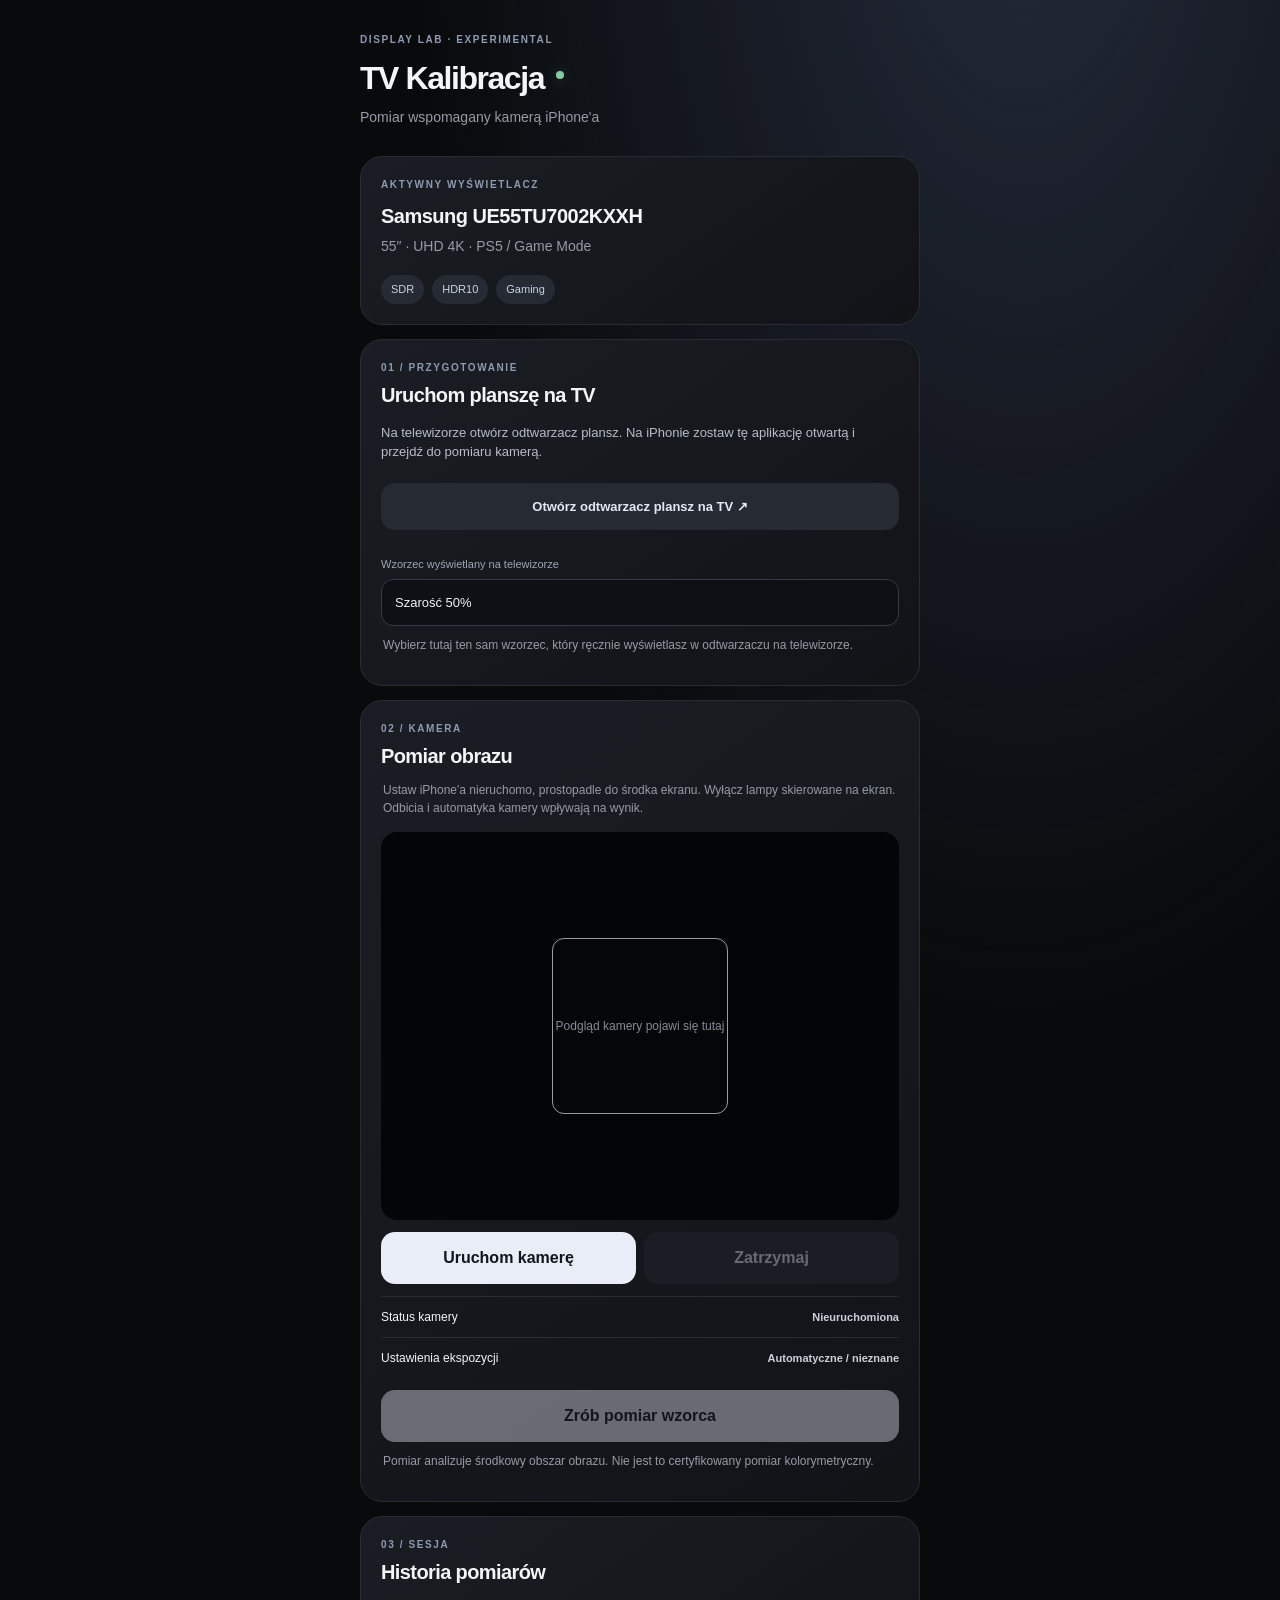
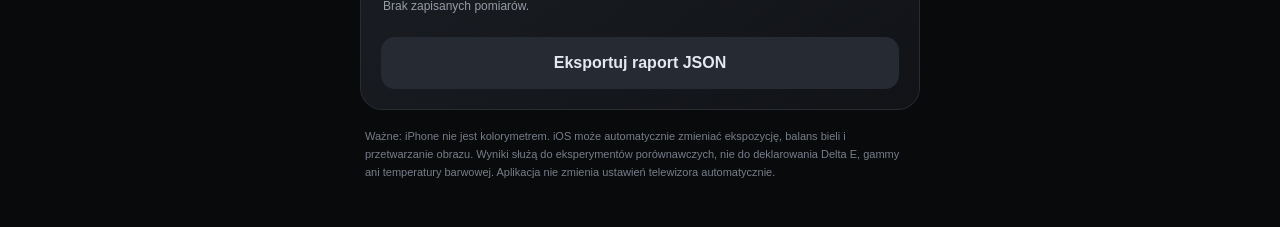
<file: index.html>
<!doctype html>
<html lang="pl">
<head>
<meta charset="utf-8"><meta name="viewport" content="width=device-width,initial-scale=1,viewport-fit=cover">
<meta name="theme-color" content="#090a0c"><meta name="apple-mobile-web-app-capable" content="yes"><meta name="apple-mobile-web-app-status-bar-style" content="black-translucent"><meta name="apple-mobile-web-app-title" content="TV Kalibracja">
<meta name="description" content="Asystent pomiaru obrazu telewizora"><link rel="manifest" href="./manifest.json"><link rel="stylesheet" href="./styles.css"><title>TV Kalibracja</title>
</head>
<body>
<main class="app-shell">
<header class="topbar"><div class="eyebrow">DISPLAY LAB · EXPERIMENTAL</div><div class="topline"><h1>TV Kalibracja</h1><span class="status-dot"></span></div><p class="muted">Pomiar wspomagany kamerą iPhone'a</p></header>
<section class="device-card"><div class="eyebrow">AKTYWNY WYŚWIETLACZ</div><h2>Samsung UE55TU7002KXXH</h2><p class="muted">55″ · UHD 4K · PS5 / Game Mode</p><div class="tag-row"><span>SDR</span><span>HDR10</span><span>Gaming</span></div></section>
<section class="section"><div class="eyebrow">01 / PRZYGOTOWANIE</div><h2>Uruchom planszę na TV</h2><p class="body-copy">Na telewizorze otwórz odtwarzacz plansz. Na iPhonie zostaw tę aplikację otwartą i przejdź do pomiaru kamerą.</p><a class="secondary-link" href="./pattern.html" target="_blank" rel="noopener">Otwórz odtwarzacz plansz na TV ↗</a><label class="field-label" for="pattern-select">Wzorzec wyświetlany na telewizorze</label><select id="pattern-select"><option value="gray50">Szarość 50%</option><option value="black">Czerń</option><option value="pluge">Czerń PLUGE</option><option value="graysteps">Skala szarości</option><option value="whiteclip">Biel / clipping</option><option value="rgb">Podstawowe RGB</option><option value="bars">Paski kolorów</option></select><p class="hint">Wybierz tutaj ten sam wzorzec, który ręcznie wyświetlasz w odtwarzaczu na telewizorze.</p></section>
<section class="section"><div class="eyebrow">02 / KAMERA</div><h2>Pomiar obrazu</h2><p class="hint">Ustaw iPhone'a nieruchomo, prostopadle do środka ekranu. Wyłącz lampy skierowane na ekran. Odbicia i automatyka kamery wpływają na wynik.</p>
<div class="camera-frame"><video id="camera" autoplay muted playsinline></video><div class="camera-guide"><span></span></div><div id="camera-placeholder">Podgląd kamery pojawi się tutaj</div></div>
<div class="button-row"><button class="primary" id="camera-start">Uruchom kamerę</button><button class="secondary-button" id="camera-stop" disabled>Zatrzymaj</button></div>
<div class="info-row"><span>Status kamery</span><strong id="camera-status">Nieuruchomiona</strong></div><div class="info-row"><span>Ustawienia ekspozycji</span><strong id="camera-controls">Automatyczne / nieznane</strong></div>
<button class="primary full" id="capture" disabled>Zrób pomiar wzorca</button><p class="hint" id="measure-status">Pomiar analizuje środkowy obszar obrazu. Nie jest to certyfikowany pomiar kolorymetryczny.</p>
<div id="measurement" class="measurement hidden"><div class="measurement-head"><strong>Odczyt kamery</strong><span id="confidence" class="pill">Wstępny</span></div><div class="rgb-values"><div><span>R</span><b id="value-r">—</b></div><div><span>G</span><b id="value-g">—</b></div><div><span>B</span><b id="value-b">—</b></div></div><div class="info-row"><span>Jasność względna</span><strong id="value-luma">—</strong></div><div class="info-row"><span>Rozrzut próbki</span><strong id="value-spread">—</strong></div></div>
</section>
<section class="section"><div class="eyebrow">03 / SESJA</div><h2>Historia pomiarów</h2><div id="history" class="history"><p class="hint">Brak zapisanych pomiarów.</p></div><button class="secondary-button full" id="export">Eksportuj raport JSON</button></section>
<footer class="footer">Ważne: iPhone nie jest kolorymetrem. iOS może automatycznie zmieniać ekspozycję, balans bieli i przetwarzanie obrazu. Wyniki służą do eksperymentów porównawczych, nie do deklarowania Delta E, gammy ani temperatury barwowej. Aplikacja nie zmienia ustawień telewizora automatycznie.</footer>
</main><script src="./app.js" defer></script></body></html>
</file>
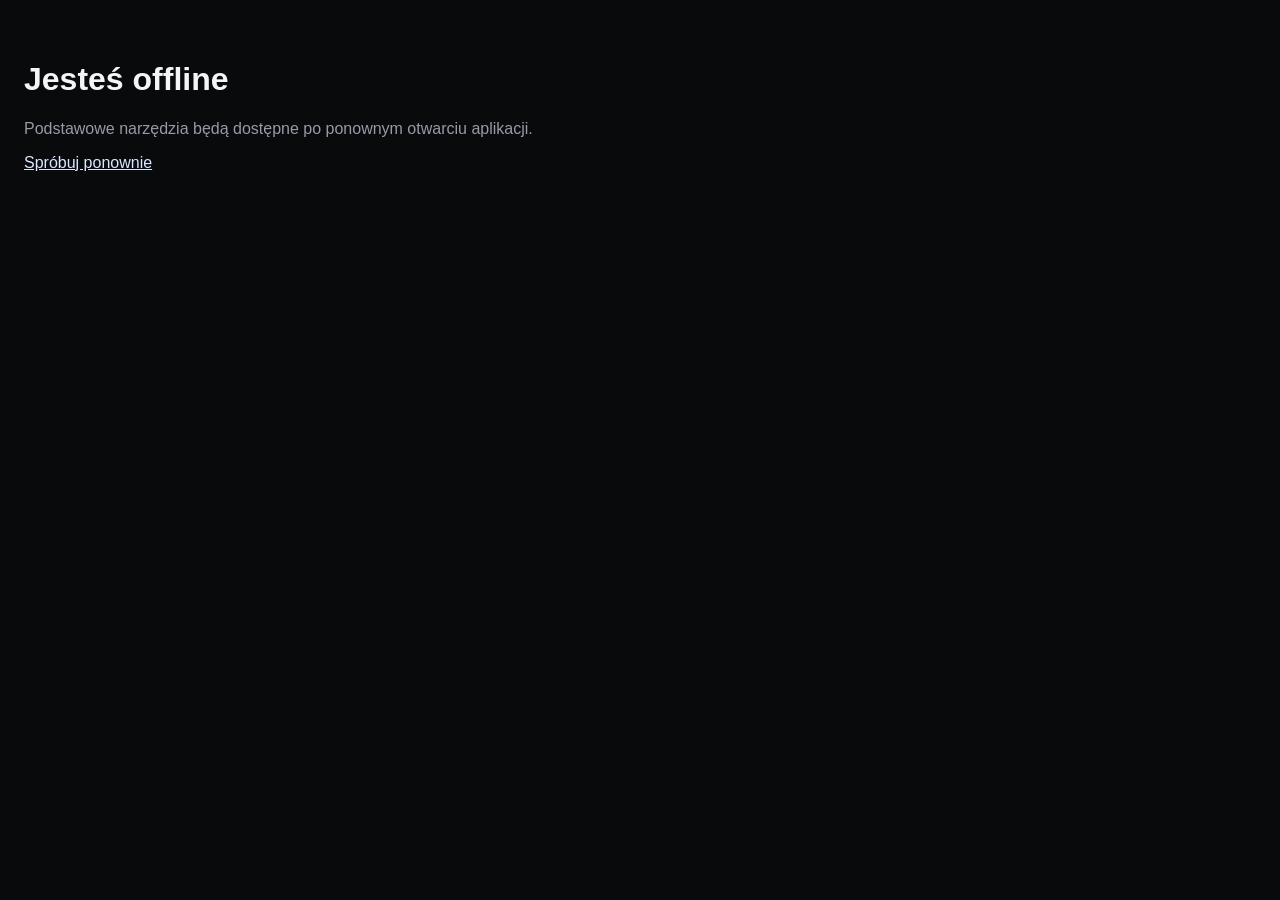
<file: offline.html>
<!doctype html><html lang="pl"><meta charset="utf-8"><meta name="viewport" content="width=device-width,initial-scale=1"><meta name="theme-color" content="#090a0c"><title>Offline · TV Kalibracja</title><body style="margin:0;background:#090a0c;color:#f4f5f7;font:16px -apple-system,BlinkMacSystemFont,sans-serif;padding:40px 24px"><h1>Jesteś offline</h1><p style="color:#969ba5">Podstawowe narzędzia będą dostępne po ponownym otwarciu aplikacji.</p><a style="color:#dce6ff" href="./">Spróbuj ponownie</a></body></html>
</file>
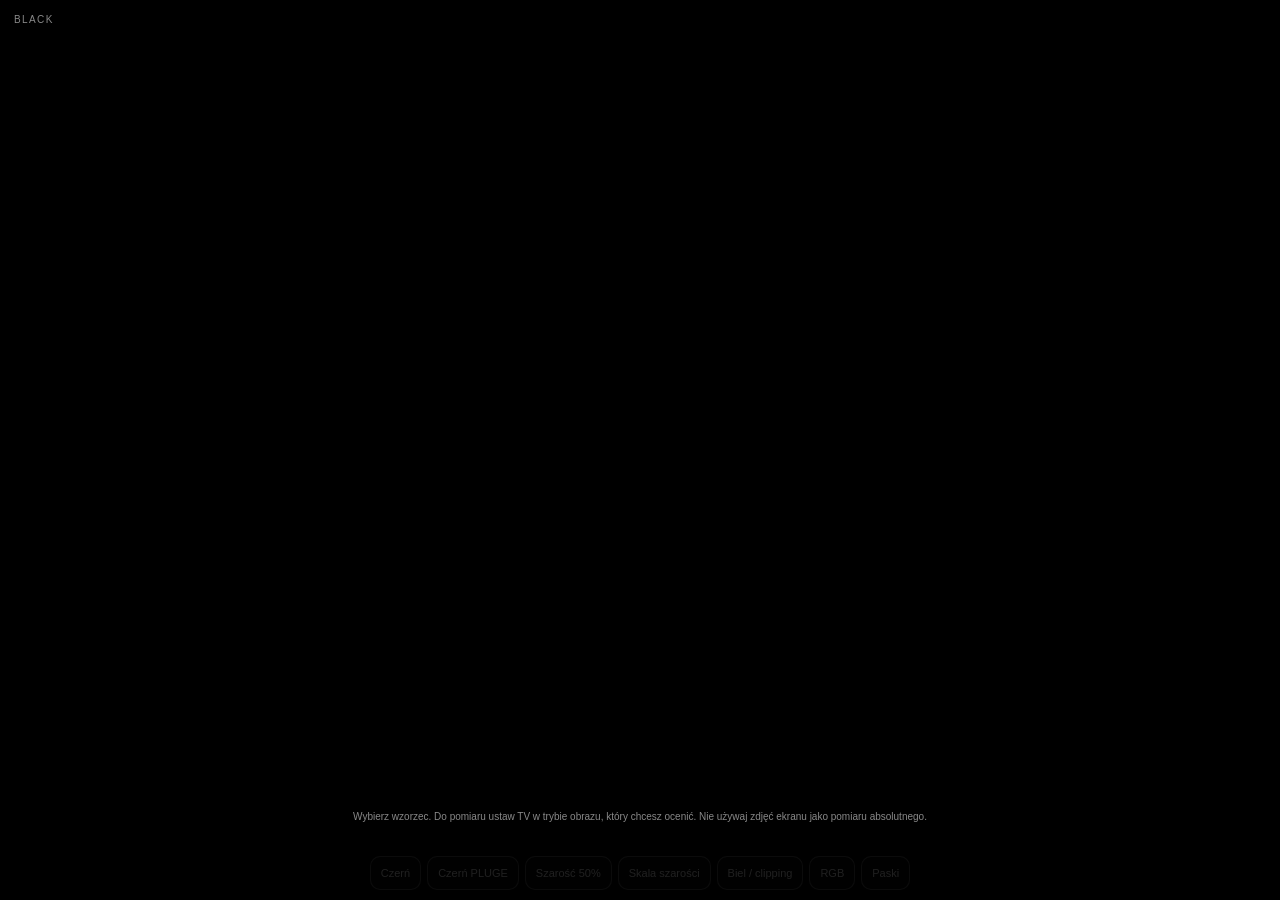
<file: pattern.html>
<!doctype html><html lang="pl"><head><meta charset="utf-8"><meta name="viewport" content="width=device-width,initial-scale=1,viewport-fit=cover"><meta name="theme-color" content="#000"><title>TV Test Patterns</title><link rel="stylesheet" href="./styles.css"></head>
<body class="pattern-page"><main class="pattern-screen"><canvas id="pattern" aria-label="Plansza testowa"></canvas><div id="pattern-label" class="pattern-label">BLACK</div></main>
<nav class="pattern-controls" aria-label="Sterowanie planszami">
<button data-pattern="black">Czerń</button><button data-pattern="pluge">Czerń PLUGE</button><button data-pattern="gray50">Szarość 50%</button><button data-pattern="graysteps">Skala szarości</button><button data-pattern="whiteclip">Biel / clipping</button><button data-pattern="rgb">RGB</button><button data-pattern="bars">Paski</button>
</nav><p class="pattern-help">Wybierz wzorzec. Do pomiaru ustaw TV w trybie obrazu, który chcesz ocenić. Nie używaj zdjęć ekranu jako pomiaru absolutnego.</p>
<script>
const canvas=document.querySelector("#pattern"),ctx=canvas.getContext("2d",{alpha:false}),label=document.querySelector("#pattern-label");
let current="black";const names={black:"BLACK",pluge:"BLACK LEVEL · PLUGE",gray50:"50% GRAY",graysteps:"GRAYSCALE STEPS",whiteclip:"WHITE CLIPPING",rgb:"RGB PRIMARY",bars:"COLOR BARS"};
function resize(){const dpr=Math.min(devicePixelRatio||1,2);canvas.width=Math.round(innerWidth*dpr);canvas.height=Math.round(innerHeight*dpr);draw(current);}
function rect(x,y,w,h,c){ctx.fillStyle=c;ctx.fillRect(x,y,w,h);}
function draw(type){current=type;const w=canvas.width,h=canvas.height;rect(0,0,w,h,"#000");label.textContent=names[type]||type.toUpperCase();
 if(type==="black"){}
 if(type==="gray50")rect(0,0,w,h,"#808080");
 if(type==="pluge"){rect(0,0,w,h,"#101010");const bw=w*.13,bh=h*.34,y=h*.33;rect(w*.5-bw*1.5,y,bw,bh,"#000");rect(w*.5-bw*.5,y,bw,bh,"#101010");rect(w*.5+bw*.5,y,bw,bh,"#202020");}
 if(type==="graysteps"){const n=11;for(let i=0;i<n;i++){const v=Math.round(i*255/(n-1));rect(i*w/n,0,w/n+1,h,"rgb("+v+","+v+","+v+")");}}
 if(type==="whiteclip"){rect(0,0,w,h,"#eeeeee");[235,240,245,250,255].forEach((v,i)=>{const bw=w*.12,x=w*.1+i*w*.16;rect(x,h*.3,bw,h*.4,"rgb("+v+","+v+","+v+")");});}
 if(type==="rgb"){rect(0,0,w/3,h,"#ff0000");rect(w/3,0,w/3,h,"#00ff00");rect(2*w/3,0,w/3,h,"#0000ff");}
 if(type==="bars"){const bars=["#ffffff","#ffff00","#00ffff","#00ff00","#ff00ff","#ff0000","#0000ff"];bars.forEach((c,i)=>rect(i*w/7,0,w/7+1,h,c));}
}
document.querySelectorAll("[data-pattern]").forEach(b=>b.addEventListener("click",()=>draw(b.dataset.pattern)));
addEventListener("resize",resize);addEventListener("keydown",e=>{const keys=Object.keys(names),i=keys.indexOf(current);if(e.key==="ArrowRight")draw(keys[(i+1)%keys.length]);if(e.key==="ArrowLeft")draw(keys[(i+keys.length-1)%keys.length]);if(e.key===" "){document.querySelector(".pattern-controls").classList.toggle("controls-hidden");}});
const initial=new URLSearchParams(location.search).get("pattern");resize();if(initial&&names[initial])draw(initial);
</script></body></html>
</file>
<file: styles.css>
:root{color-scheme:dark;--bg:#090a0c;--panel:#15171b;--line:#292c32;--text:#f4f5f7;--muted:#969ba5;--safe-bottom:env(safe-area-inset-bottom,0px)}*{box-sizing:border-box}html{min-height:100%;background:var(--bg)}body{margin:0;min-height:100vh;min-height:100svh;background:radial-gradient(ellipse at 80% -10%,#242b3b 0,transparent 42%),var(--bg);color:var(--text);font:16px/1.5 -apple-system,BlinkMacSystemFont,"SF Pro Display",sans-serif}button,a{font:inherit}.app-shell{width:min(100% - 32px,560px);margin:0 auto;padding:calc(24px + env(safe-area-inset-top,0px)) 0 calc(28px + var(--safe-bottom))}.topbar{margin:8px 0 28px}.eyebrow{font-size:10px;letter-spacing:.16em;font-weight:750;color:#8e9bb4}.topline{display:flex;align-items:center;gap:12px}.topline h1{font-size:32px;letter-spacing:-.045em;margin:7px 0 0}.muted,.hint{color:var(--muted)}.muted{margin:5px 0 0;font-size:14px}.status-dot{width:8px;height:8px;border-radius:50%;background:#86c9a1;box-shadow:0 0 14px #86c9a155}.device-card,.section{border:1px solid var(--line);border-radius:22px;background:linear-gradient(145deg,#1a1d23,#111317);padding:20px}.device-card h2{font-size:20px;letter-spacing:-.025em;margin:9px 0 0}.tag-row{display:flex;gap:8px;margin-top:18px}.tag-row span,.pill{font-size:11px;padding:6px 10px;border-radius:999px;background:#252a33;color:#cbd3e2}.section{margin-top:14px}.section h2{font-size:20px;letter-spacing:-.03em;margin:5px 0 10px}.body-copy{font-size:13px;color:#b7bdc8}.field-label{display:block;font-size:11px;color:#9da6b5;margin:14px 0 6px}select{width:100%;appearance:none;background:#0d1015;color:#f4f5f7;border:1px solid #343a45;border-radius:12px;padding:13px;font:inherit;font-size:13px}.primary,.secondary-button,.secondary-link{border:0;border-radius:14px;padding:14px 16px;font-weight:700;text-decoration:none;display:inline-flex;align-items:center;justify-content:center}.primary{background:#e8edf7;color:#11151c}.secondary-button,.secondary-link{background:#252a33;color:#e3e8f2}.secondary-link{width:100%;margin:8px 0 12px;font-size:13px}.button-row{display:flex;gap:8px;margin:12px 0}.button-row>*{flex:1}.full{width:100%;margin-top:12px}.primary:disabled,.secondary-button:disabled{opacity:.4}.hint{font-size:12px;margin:10px 2px;line-height:1.55}.info-row{display:flex;justify-content:space-between;align-items:center;gap:14px;padding:11px 0;border-top:1px solid var(--line);font-size:12px}.info-row strong{font-size:11px;color:#cbd0da;text-align:right}.camera-frame{position:relative;aspect-ratio:4/3;background:#050608;border-radius:16px;overflow:hidden;margin-top:14px}.camera-frame video{width:100%;height:100%;object-fit:cover}.camera-guide{position:absolute;inset:0;display:grid;place-items:center;pointer-events:none}.camera-guide span{width:34%;aspect-ratio:1;border:1px solid #fff9;border-radius:12px;box-shadow:0 0 0 999px #0002}.camera-frame #camera-placeholder{position:absolute;inset:0;display:grid;place-items:center;color:#858b96;font-size:12px}.hidden{display:none!important}.measurement{background:#0e1014;border:1px solid var(--line);border-radius:15px;padding:14px;margin-top:14px}.measurement-head{display:flex;justify-content:space-between;align-items:center;font-size:13px}.rgb-values{display:grid;grid-template-columns:repeat(3,1fr);gap:8px;margin:12px 0}.rgb-values div{background:#191d24;border-radius:12px;padding:10px;text-align:center}.rgb-values span,.rgb-values b{display:block}.rgb-values span{font-size:10px;color:#9da6b5}.rgb-values b{font-size:22px;font-variant-numeric:tabular-nums}.history-row{padding:11px 0;border-top:1px solid var(--line)}.history-row strong,.history-row span{display:block}.history-row strong{font-size:12px}.history-row span{font-size:10px;color:var(--muted);margin-top:3px}.footer{font-size:11px;line-height:1.6;color:#777e89;padding:18px 5px}.pattern-page{min-height:100vh;min-height:100svh;background:#000;color:#fff}.pattern-screen{position:fixed;inset:0;background:#000}.pattern-screen canvas{width:100%;height:100%;display:block}.pattern-label{position:fixed;top:12px;left:14px;font-size:10px;letter-spacing:.14em;color:#fff8;pointer-events:none}.pattern-controls{position:fixed;left:10px;right:10px;bottom:calc(10px + env(safe-area-inset-bottom,0px));display:flex;gap:6px;justify-content:center;flex-wrap:wrap;opacity:.12;transition:opacity .2s}.pattern-controls:focus-within,.pattern-controls:hover{opacity:1}.pattern-controls button{border:1px solid #ffffff55;background:#111d;color:#fff;border-radius:10px;padding:8px 10px;font-size:11px}.pattern-help{position:fixed;left:12px;right:12px;bottom:calc(66px + env(safe-area-inset-bottom,0px));font-size:10px;color:#fff8;text-align:center;pointer-events:none}.controls-hidden{opacity:0!important}
</file>
